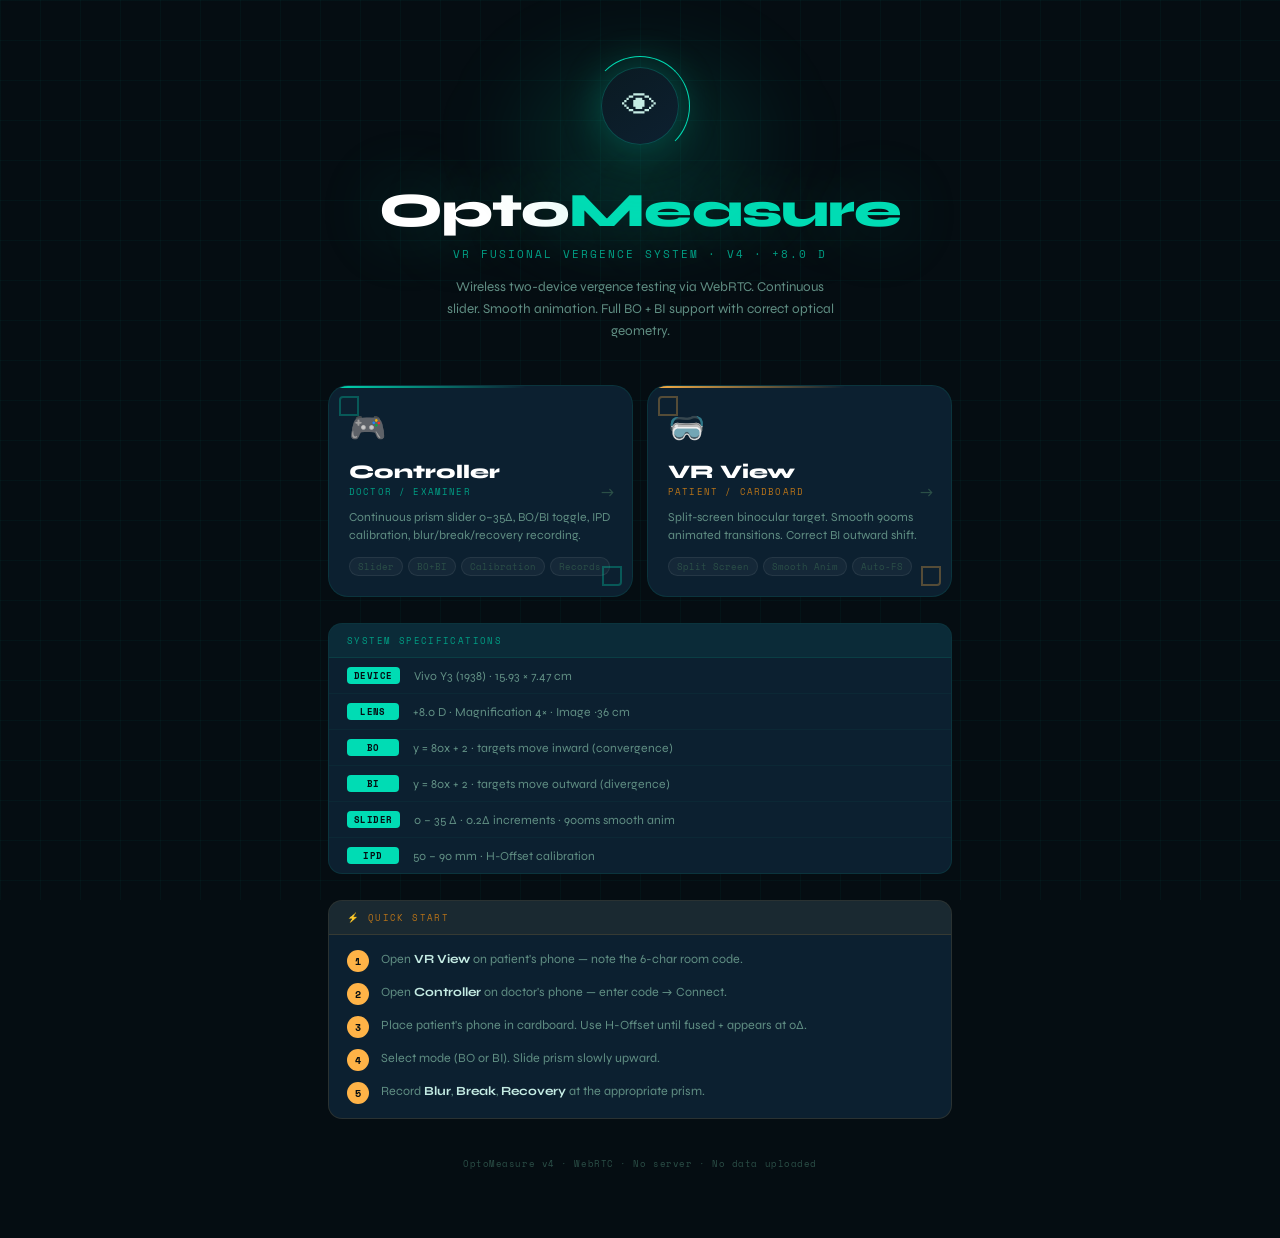
<file: index.html>
<!DOCTYPE html>
<html lang="en">
<head>
  <meta charset="UTF-8">
  <meta name="viewport" content="width=device-width,initial-scale=1.0,maximum-scale=1.0,user-scalable=no">
  <title>OptoMeasure v4</title>
  <link rel="stylesheet" href="styles.css">
</head>
<body>
  <div class="landing">

    <section class="hero">
      <div class="hero-glow"></div>
      <div class="icon-wrap">
        <div class="ring ring-a"></div>
        <div class="ring ring-b"></div>
        <div class="hero-icon">👁</div>
      </div>
      <h1>Opto<span>Measure</span></h1>
      <p class="sub">VR Fusional Vergence System · v4 · +8.0 D</p>
      <p class="desc">Wireless two-device vergence testing via WebRTC. Continuous slider. Smooth animation. Full BO + BI support with correct optical geometry.</p>
    </section>

    <div class="cards">
      <a class="card ctrl-card" href="controller.html">
        <div class="card-corner tl"></div>
        <div class="card-corner br"></div>
        <div class="card-icon">🎮</div>
        <h2>Controller</h2>
        <p class="card-role">Doctor / Examiner</p>
        <p class="card-desc">Continuous prism slider 0–35Δ, BO/BI toggle, IPD calibration, blur/break/recovery recording.</p>
        <div class="chips"><span>Slider</span><span>BO+BI</span><span>Calibration</span><span>Records</span></div>
        <div class="card-arr">→</div>
      </a>

      <a class="card vr-card" href="vr.html">
        <div class="card-corner tl"></div>
        <div class="card-corner br"></div>
        <div class="card-icon">🥽</div>
        <h2>VR View</h2>
        <p class="card-role">Patient / Cardboard</p>
        <p class="card-desc">Split-screen binocular target. Smooth 900ms animated transitions. Correct BI outward shift.</p>
        <div class="chips"><span>Split Screen</span><span>Smooth Anim</span><span>Auto-FS</span></div>
        <div class="card-arr">→</div>
      </a>
    </div>

    <div class="spec-panel">
      <div class="sp-head">System Specifications</div>
      <div class="sp-row"><span class="sp-tag">Device</span><span>Vivo Y3 (1938) · 15.93 × 7.47 cm</span></div>
      <div class="sp-row"><span class="sp-tag">Lens</span><span>+8.0 D · Magnification 4× · Image ~36 cm</span></div>
      <div class="sp-row"><span class="sp-tag">BO</span><span>y = 80x + 2 · targets move inward (convergence)</span></div>
      <div class="sp-row"><span class="sp-tag">BI</span><span>y = 80x + 2 · targets move outward (divergence)</span></div>
      <div class="sp-row"><span class="sp-tag">Slider</span><span>0 – 35 Δ · 0.2Δ increments · 900ms smooth anim</span></div>
      <div class="sp-row"><span class="sp-tag">IPD</span><span>50 – 90 mm · H-Offset calibration</span></div>
    </div>

    <div class="qs-panel">
      <div class="qs-head">⚡ Quick Start</div>
      <ol>
        <li><span>Open <strong>VR View</strong> on patient's phone — note the 6-char room code.</span></li>
        <li><span>Open <strong>Controller</strong> on doctor's phone — enter code → Connect.</span></li>
        <li><span>Place patient's phone in cardboard. Use H-Offset until fused + appears at 0Δ.</span></li>
        <li><span>Select mode (BO or BI). Slide prism slowly upward.</span></li>
        <li><span>Record <strong>Blur</strong>, <strong>Break</strong>, <strong>Recovery</strong> at the appropriate prism.</span></li>
      </ol>
    </div>

    <footer class="foot">OptoMeasure v4 · WebRTC · No server · No data uploaded</footer>
  </div>
</body>
</html>
</file>
<file: styles.css>
/* OptoMeasure v4 — styles.css (landing) */

@import url('https://fonts.googleapis.com/css2?family=Syne:wght@400;600;700;800&family=Space+Mono:wght@400;700&display=swap');

:root {
  --ink:    #050d12; --panel: #0c2030;
  --teal:   #00dcb4; --teal-d:#009e84; --teal-g:rgba(0,220,180,.28);
  --amber:  #ffb347; --amber-d:#b87318;
  --text:   #c4ebe3; --text2:#608e83; --text3:#2b4f47;
  --rim:    rgba(0,220,180,.10); --rim2: rgba(0,220,180,.25);
  --mono:   'Space Mono',monospace; --display:'Syne',sans-serif;
}
*,*::before,*::after{box-sizing:border-box;margin:0;padding:0}
html{font-size:16px;-webkit-font-smoothing:antialiased}
body{
  font-family:var(--display); background:var(--ink); color:var(--text);
  min-height:100vh; overflow-x:hidden; position:relative;
}
body::before{
  content:''; position:fixed; inset:0; z-index:0; pointer-events:none;
  background-image:
    linear-gradient(rgba(0,220,180,.04) 1px,transparent 1px),
    linear-gradient(90deg,rgba(0,220,180,.04) 1px,transparent 1px);
  background-size:40px 40px; animation:gd 22s linear infinite;
}
@keyframes gd{100%{background-position:40px 40px}}
body::after{
  content:''; position:fixed; left:0; right:0; height:100px; z-index:1; pointer-events:none;
  background:linear-gradient(180deg,transparent,rgba(0,220,180,.04),transparent);
  animation:sweep 9s ease-in-out infinite;
}
@keyframes sweep{0%{top:-100px}100%{top:100vh}}

.landing{
  position:relative; z-index:2; max-width:660px; margin:0 auto;
  padding:0 18px 56px; display:flex; flex-direction:column; gap:26px;
}

/* HERO */
.hero{text-align:center; padding:56px 0 16px; position:relative;}
.hero-glow{
  position:absolute; top:20px; left:50%; transform:translateX(-50%);
  width:320px; height:240px; pointer-events:none;
  background:radial-gradient(ellipse,rgba(0,220,180,.16) 0%,rgba(0,220,180,.05) 50%,transparent 75%);
  filter:blur(32px); animation:breathe 5s ease-in-out infinite;
}
@keyframes breathe{0%,100%{opacity:.7;transform:translateX(-50%) scale(1)}50%{opacity:1;transform:translateX(-50%) scale(1.08)}}

.icon-wrap{
  position:relative; display:inline-flex; align-items:center; justify-content:center;
  width:100px; height:100px; margin-bottom:26px;
}
.ring{
  position:absolute; inset:0; border-radius:50%;
  border:1.5px solid transparent;
}
.ring-a{border-top-color:var(--teal);border-right-color:var(--teal);animation:spin 3.5s linear infinite;}
.ring-b{inset:12px;border-bottom-color:var(--amber);border-left-color:var(--amber);animation:spin 2.4s linear infinite reverse;}
@keyframes spin{to{transform:rotate(360deg)}}

.hero-icon{
  width:78px;height:78px;border-radius:50%;
  background:linear-gradient(145deg,#0a1a22,#0d2030);
  border:1px solid var(--rim2);
  display:flex;align-items:center;justify-content:center;font-size:36px;
  box-shadow:0 0 40px var(--teal-g);z-index:1;
}

h1{font-size:clamp(2.2rem,6vw,3rem);font-weight:800;letter-spacing:-.02em;color:#fff;text-shadow:0 0 70px var(--teal-g);margin-bottom:7px;}
h1 span{color:var(--teal)}
.sub{font-family:var(--mono);font-size:.66rem;letter-spacing:.20em;text-transform:uppercase;color:var(--teal-d);margin-bottom:14px}
.desc{font-size:.84rem;color:var(--text2);line-height:1.65;max-width:400px;margin:0 auto}

/* CARDS */
.cards{display:grid;grid-template-columns:1fr 1fr;gap:14px}
@media(max-width:500px){.cards{grid-template-columns:1fr}}

.card{
  display:block;text-decoration:none;color:inherit;position:relative;
  background:var(--panel);border:1px solid var(--rim);border-radius:20px;
  padding:24px 20px 20px;overflow:hidden;
  transition:transform .28s cubic-bezier(.22,1,.36,1),box-shadow .28s,border-color .28s;
}
.card::before{
  content:'';position:absolute;top:0;left:0;right:0;height:2.5px;
}
.ctrl-card::before{background:linear-gradient(90deg,var(--teal),transparent 65%)}
.vr-card::before  {background:linear-gradient(90deg,var(--amber),transparent 65%)}

.card-corner{
  position:absolute; width:20px; height:20px;
  border:2px solid transparent;
  transition:width .3s,height .3s,border-color .3s;
}
.card-corner.tl{top:10px;left:10px;border-top-width:2px;border-left-width:2px;border-radius:4px 0 0 0;}
.card-corner.br{bottom:10px;right:10px;border-bottom-width:2px;border-right-width:2px;border-radius:0 0 4px 0;}
.ctrl-card .card-corner{border-color:rgba(0,220,180,.30)}
.vr-card   .card-corner{border-color:rgba(255,179,71,.30)}
.card:hover .card-corner{width:44px;height:44px}
.ctrl-card:hover{transform:translateY(-5px);box-shadow:0 22px 55px rgba(0,220,180,.12);border-color:var(--rim2)}
.vr-card:hover  {transform:translateY(-5px);box-shadow:0 22px 55px rgba(255,179,71,.12);border-color:rgba(255,179,71,.25)}

.card-icon{font-size:30px;margin-bottom:14px}
.card h2{font-size:1.2rem;font-weight:800;color:#fff;margin-bottom:2px}
.card-role{font-family:var(--mono);font-size:.56rem;letter-spacing:.13em;text-transform:uppercase;margin-bottom:10px}
.ctrl-card .card-role{color:var(--teal-d)}
.vr-card   .card-role{color:var(--amber-d)}
.card-desc{font-size:.76rem;color:var(--text2);line-height:1.55;margin-bottom:12px}
.chips{display:flex;flex-wrap:wrap;gap:5px}
.chips span{
  font-family:var(--mono);font-size:.54rem;padding:2px 8px;border-radius:20px;
  background:rgba(255,255,255,.04);border:1px solid rgba(255,255,255,.07);color:var(--text3);
}
.card-arr{
  position:absolute;top:50%;right:18px;transform:translateY(-50%);
  font-size:1rem;color:var(--text3);transition:color .2s,transform .2s;
}
.card:hover .card-arr{transform:translateY(-50%) translateX(4px)}
.ctrl-card:hover .card-arr{color:var(--teal)}
.vr-card:hover   .card-arr{color:var(--amber)}

/* SPEC PANEL */
.spec-panel{background:var(--panel);border:1px solid var(--rim);border-radius:14px;overflow:hidden}
.sp-head{
  padding:10px 18px;background:rgba(0,220,180,.06);border-bottom:1px solid var(--rim);
  font-family:var(--mono);font-size:.58rem;letter-spacing:.15em;text-transform:uppercase;color:var(--teal-d);
}
.sp-row{
  display:flex;align-items:center;gap:14px;padding:9px 18px;
  font-size:.76rem;color:var(--text2);border-bottom:1px solid rgba(0,220,180,.04);
  transition:background .18s;
}
.sp-row:last-child{border-bottom:none}
.sp-row:hover{background:rgba(0,220,180,.04)}
.sp-tag{
  font-family:var(--mono);font-size:.54rem;font-weight:700;text-transform:uppercase;
  background:var(--teal);color:var(--ink);padding:2px 7px;border-radius:4px;
  min-width:52px;text-align:center;flex-shrink:0;letter-spacing:.05em;
}

/* QUICKSTART */
.qs-panel{background:var(--panel);border:1px solid rgba(255,179,71,.12);border-radius:14px;overflow:hidden}
.qs-head{
  padding:10px 18px;background:rgba(255,179,71,.06);border-bottom:1px solid rgba(255,179,71,.12);
  font-family:var(--mono);font-size:.58rem;letter-spacing:.15em;text-transform:uppercase;color:var(--amber-d);
}
.qs-panel ol{list-style:none;padding:14px 18px;display:flex;flex-direction:column;gap:10px;counter-reset:qs}
.qs-panel li{
  display:flex;align-items:flex-start;gap:12px;
  font-size:.78rem;color:var(--text2);line-height:1.55;counter-increment:qs;
}
.qs-panel li::before{
  content:counter(qs);
  font-family:var(--mono);font-size:.60rem;font-weight:700;
  background:var(--amber);color:var(--ink);
  width:22px;height:22px;border-radius:50%;
  display:flex;align-items:center;justify-content:center;flex-shrink:0;margin-top:1px;
}
.qs-panel strong{color:var(--text)}

.foot{text-align:center;padding:12px 0;font-family:var(--mono);font-size:.58rem;color:var(--text3);letter-spacing:.06em}
</file>
